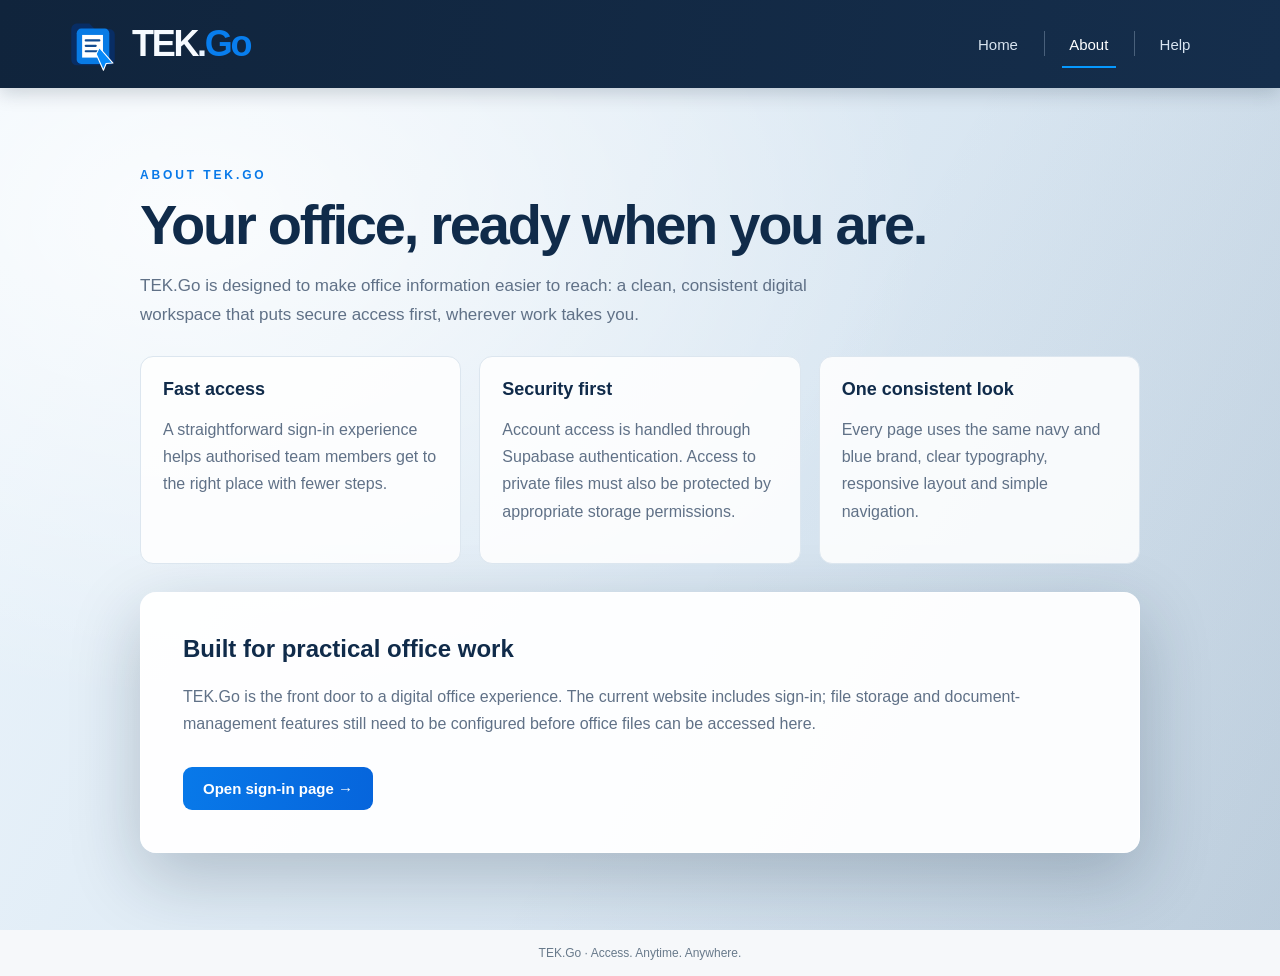
<file: about.html>
<!doctype html>
<html lang="en"><head><meta charset="utf-8"><meta name="viewport" content="width=device-width, initial-scale=1"><meta name="theme-color" content="#10243c"><meta name="description" content="Learn about TEK.Go secure digital office access."><title>About TEK.Go</title><link rel="icon" href="favicon.svg" type="image/svg+xml"><link rel="stylesheet" href="styles.css"></head><body>
<header class="site-header"><a class="brand brand-header" href="index.html" aria-label="TEK.Go home"><svg class="brand-icon" viewBox="0 0 64 64" aria-hidden="true"><path class="folder-back" d="M8 15.5a6 6 0 0 1 6-6h14l6 6h16a6 6 0 0 1 6 6v28a6 6 0 0 1-6 6H14a6 6 0 0 1-6-6z"/><path class="folder-front" d="M14 20a5 5 0 0 1 5-5h26a5 5 0 0 1 5 5v29a5 5 0 0 1-5 5H19a5 5 0 0 1-5-5z"/><path class="paper" d="M20 22h23v25H20z"/><path class="paper-line" d="M24 28h15M24 34h11M24 40h14"/><path class="cursor" d="m39 36 15 17-7.5.6-3 7.4-8-18z"/></svg><span class="brand-name">TEK<span class="brand-dot">.</span><span class="brand-go">Go</span></span></a><nav class="main-nav" aria-label="Main navigation"><a class="nav-link" href="index.html"><span>Home</span></a><a class="nav-link active" href="about.html"><span>About</span></a><a class="nav-link" href="help.html"><span>Help</span></a></nav></header>
<main class="subpage-main"><div class="subpage-wrap"><span class="subpage-kicker">About TEK.Go</span><h1 class="subpage-title">Your office, ready when you are.</h1><p class="subpage-lead">TEK.Go is designed to make office information easier to reach: a clean, consistent digital workspace that puts secure access first, wherever work takes you.</p><div class="subpage-grid"><article class="subpage-tile"><h2>Fast access</h2><p>A straightforward sign-in experience helps authorised team members get to the right place with fewer steps.</p></article><article class="subpage-tile"><h2>Security first</h2><p>Account access is handled through Supabase authentication. Access to private files must also be protected by appropriate storage permissions.</p></article><article class="subpage-tile"><h2>One consistent look</h2><p>Every page uses the same navy and blue brand, clear typography, responsive layout and simple navigation.</p></article></div><section class="subpage-card"><h2>Built for practical office work</h2><p>TEK.Go is the front door to a digital office experience. The current website includes sign-in; file storage and document-management features still need to be configured before office files can be accessed here.</p><a class="subpage-action" href="index.html">Open sign-in page →</a></section></div></main><footer class="page-footer">TEK.Go · Access. Anytime. Anywhere.</footer></body></html>
</file>
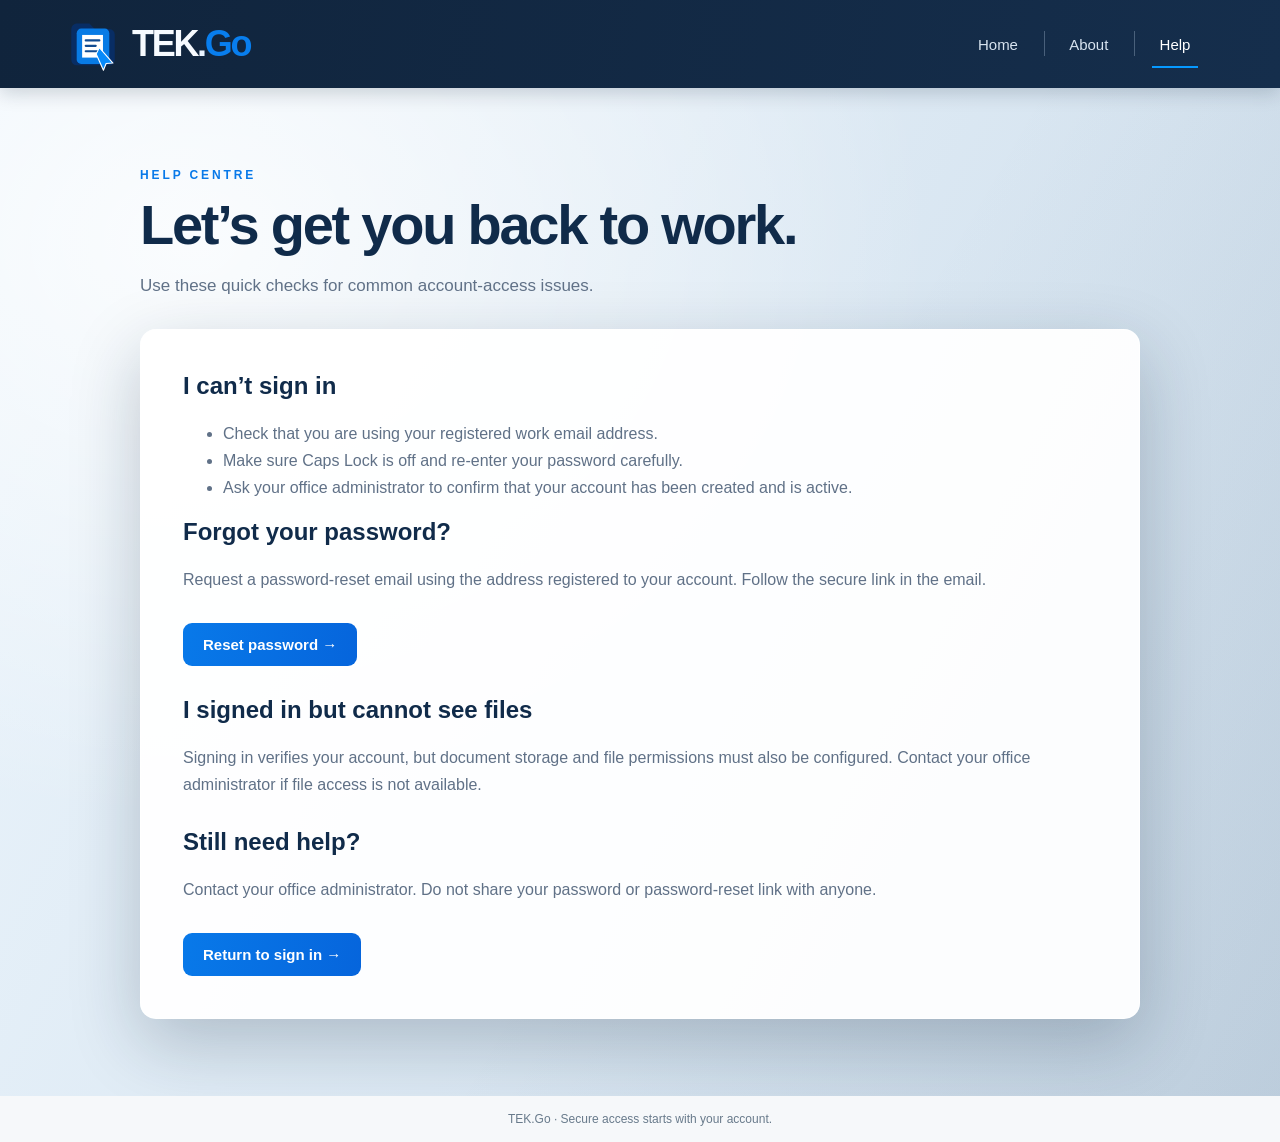
<file: help.html>
<!doctype html>
<html lang="en"><head><meta charset="utf-8"><meta name="viewport" content="width=device-width, initial-scale=1"><meta name="theme-color" content="#10243c"><meta name="description" content="TEK.Go sign-in and account help."><title>Help Centre | TEK.Go</title><link rel="icon" href="favicon.svg" type="image/svg+xml"><link rel="stylesheet" href="styles.css"></head><body>
<header class="site-header"><a class="brand brand-header" href="index.html" aria-label="TEK.Go home"><svg class="brand-icon" viewBox="0 0 64 64" aria-hidden="true"><path class="folder-back" d="M8 15.5a6 6 0 0 1 6-6h14l6 6h16a6 6 0 0 1 6 6v28a6 6 0 0 1-6 6H14a6 6 0 0 1-6-6z"/><path class="folder-front" d="M14 20a5 5 0 0 1 5-5h26a5 5 0 0 1 5 5v29a5 5 0 0 1-5 5H19a5 5 0 0 1-5-5z"/><path class="paper" d="M20 22h23v25H20z"/><path class="paper-line" d="M24 28h15M24 34h11M24 40h14"/><path class="cursor" d="m39 36 15 17-7.5.6-3 7.4-8-18z"/></svg><span class="brand-name">TEK<span class="brand-dot">.</span><span class="brand-go">Go</span></span></a><nav class="main-nav" aria-label="Main navigation"><a class="nav-link" href="index.html"><span>Home</span></a><a class="nav-link" href="about.html"><span>About</span></a><a class="nav-link active" href="help.html"><span>Help</span></a></nav></header>
<main class="subpage-main"><div class="subpage-wrap"><span class="subpage-kicker">Help centre</span><h1 class="subpage-title">Let’s get you back to work.</h1><p class="subpage-lead">Use these quick checks for common account-access issues.</p><section class="subpage-card"><h2>I can’t sign in</h2><ul><li>Check that you are using your registered work email address.</li><li>Make sure Caps Lock is off and re-enter your password carefully.</li><li>Ask your office administrator to confirm that your account has been created and is active.</li></ul><h2>Forgot your password?</h2><p>Request a password-reset email using the address registered to your account. Follow the secure link in the email.</p><a class="subpage-action" href="forgot-password.html">Reset password →</a><h2 style="margin-top:30px">I signed in but cannot see files</h2><p>Signing in verifies your account, but document storage and file permissions must also be configured. Contact your office administrator if file access is not available.</p><h2 style="margin-top:30px">Still need help?</h2><p>Contact your office administrator. Do not share your password or password-reset link with anyone.</p><a class="subpage-action" href="index.html">Return to sign in →</a></section></div></main><footer class="page-footer">TEK.Go · Secure access starts with your account.</footer></body></html>
</file>
<file: styles.css>
:root{--navy:#10243c;--navy-2:#142d4a;--blue:#0879e9;--blue-bright:#0799f4;--ink:#102b4a;--muted:#607187;--white:#fff;--line:#dbe3ec;--shadow:0 24px 70px rgba(14,34,56,.23)}
*{box-sizing:border-box}html{scroll-behavior:smooth}body{margin:0;color:var(--ink);font-family:"DM Sans",Arial,sans-serif;background:#f3f7fa}.site-header{height:88px;background:linear-gradient(100deg,#10243c,#152e4c);display:flex;align-items:center;justify-content:space-between;padding:0 clamp(28px,5vw,78px);position:relative;z-index:5;box-shadow:0 5px 18px rgba(8,27,46,.18)}
.brand{display:inline-flex;align-items:center;text-decoration:none;gap:10px}.brand-icon{width:58px;height:58px;overflow:visible}.folder-back{fill:#082d64}.folder-front{fill:#087be5}.paper{fill:#fff;rx:3}.paper-line{fill:none;stroke:#114b91;stroke-width:2.4;stroke-linecap:round}.cursor{fill:#078afa;stroke:#fff;stroke-width:1.2;stroke-linejoin:round}.brand-name{font-family:Manrope,"DM Sans",sans-serif;font-size:36px;letter-spacing:-2.3px;line-height:1;font-weight:800;color:#f7fbff}.brand-dot{color:#eaf4ff}.brand-go{color:#087eee}.main-nav{height:100%;display:flex;align-items:center;gap:0}.nav-link{color:#d8e4f0;text-decoration:none;height:48px;display:flex;align-items:center;gap:12px;padding:0 clamp(18px,2vw,32px);font-size:15px;position:relative}.nav-link+.nav-link:before{content:"";position:absolute;left:0;top:11px;height:25px;width:1px;background:rgba(199,218,239,.3)}.nav-link svg{width:22px;height:22px;fill:none;stroke:currentColor;stroke-width:1.8;stroke-linecap:round;stroke-linejoin:round}.nav-link.active{color:#fff}.nav-link.active:after{content:"";height:2px;background:#0699ff;position:absolute;left:18px;right:18px;bottom:0}
.hero{min-height:min(790px,calc(100vh - 88px));height:calc(100vh - 88px);max-height:920px;min-height:700px;position:relative;overflow:hidden;display:grid;grid-template-columns:minmax(0,1.15fr) minmax(420px,.85fr);align-items:center;padding:40px clamp(52px,7vw,108px);isolation:isolate;background:linear-gradient(105deg,#dce9f5 0%,#eef4f8 45%,#c9d8e5 100%)}
/* A lightweight CSS office scene keeps the landing page self-contained. */
.office-art{position:absolute;inset:0;z-index:-2;overflow:hidden;background:linear-gradient(180deg,#e8f2fa 0%,#cbdceb 55%,#f7f8f5 70%,#8993a0 100%)}.window-frame{position:absolute;inset:0 0 20% 0;background:linear-gradient(90deg,rgba(255,255,255,.55),rgba(221,237,249,.12) 47%,rgba(22,42,62,.36) 48%,rgba(242,249,254,.2) 50%);border-right:6vw solid rgba(26,45,65,.32)}.window-frame:before{content:"";position:absolute;left:0;right:0;top:72%;height:10px;background:rgba(255,255,255,.55);box-shadow:0 0 25px #fff}.mountains{position:absolute;right:0;top:8%;width:64%;height:46%;filter:blur(3px);opacity:.9;background:linear-gradient(180deg,#cee1f3,#eff5fa)}.mountains:before,.mountains:after{content:"";position:absolute;bottom:0;clip-path:polygon(0 100%,30% 34%,43% 55%,60% 5%,100% 100%);width:75%;height:100%;background:linear-gradient(145deg,#8ca9c8,#6686a8 54%,#a9bed2)}.mountains:after{right:-5%;width:58%;height:80%;background:linear-gradient(130deg,#b3c8da,#829bb4)}.mountains i{position:absolute;left:15%;bottom:0;width:95%;height:40%;background:linear-gradient(180deg,#98b4ca,#c2d4df);clip-path:polygon(0 100%,14% 25%,23% 56%,36% 0,50% 70%,65% 18%,82% 68%,100% 100%)}.cityline{position:absolute;bottom:0;left:0;right:0;height:28%;opacity:.45;background:repeating-linear-gradient(90deg,transparent 0 35px,rgba(95,125,153,.22) 36px 58px,transparent 59px 83px);clip-path:polygon(0 75%,5% 75%,5% 40%,9% 40%,9% 69%,13% 69%,13% 20%,20% 20%,20% 70%,26% 70%,26% 38%,32% 38%,32% 67%,40% 67%,40% 7%,49% 7%,49% 70%,56% 70%,56% 33%,64% 33%,64% 71%,73% 71%,73% 12%,81% 12%,81% 68%,89% 68%,89% 36%,95% 36%,95% 69%,100% 69%,100% 100%,0 100%)}
.hero-shade{position:absolute;inset:0;z-index:-1;background:linear-gradient(90deg,rgba(242,248,252,.65),rgba(242,248,252,.55) 43%,rgba(15,34,54,.1) 70%,rgba(14,34,55,.62));pointer-events:none}.intro{align-self:center;max-width:650px;padding-bottom:25px}.brand-hero{gap:17px}.brand-hero .brand-icon{width:144px;height:144px;filter:drop-shadow(0 9px 15px rgba(0,48,100,.15))}.brand-hero .brand-name{font-size:clamp(62px,7vw,104px);letter-spacing:-7px;color:#102b4b}.brand-hero .brand-dot{color:#102b4b}.brand-hero .brand-go{color:#087de8}.tagline{font-family:Manrope,sans-serif;font-size:clamp(17px,2vw,24px);letter-spacing:.33em;font-weight:500;margin:9px 0 29px 31px;color:#102b4b}.intro-copy{max-width:520px;font-size:18px;line-height:1.7;color:#52657a;margin:0 0 30px 21px}.benefits{display:flex;align-items:flex-start;max-width:630px;margin-left:5px}.benefit{width:25%;display:flex;flex-direction:column;align-items:center;gap:12px;position:relative;text-align:center;color:#122b4b;font-size:12px;font-weight:700;letter-spacing:.12em;line-height:1.45}.benefit+.benefit:before{content:"";position:absolute;left:0;top:22px;height:48px;width:1px;background:rgba(26,52,81,.25)}.benefit-icon{height:60px;width:60px;border-radius:50%;display:grid;place-items:center;background:rgba(255,255,255,.78);border:1px solid rgba(255,255,255,.95);box-shadow:0 3px 12px rgba(27,61,95,.13);color:#0a4d91}.benefit-icon svg{height:30px;width:30px;fill:none;stroke:currentColor;stroke-width:2.3;stroke-linecap:round;stroke-linejoin:round}.bolt{font-size:42px;color:#0877de;font-family:Arial;font-weight:700}.handwritten{position:absolute;left:clamp(40px,5vw,76px);bottom:32px;font-family:cursive;font-style:italic;font-size:22px;line-height:1.1;color:#fff;text-shadow:0 2px 8px rgba(11,31,50,.65);transform:rotate(-7deg)}.handwritten span{height:4px;width:105px;background:#0798ff;display:block;margin:10px 0 0 22px;border-radius:50%;transform:rotate(-7deg)}
.login-card{justify-self:end;width:min(100%,465px);padding:48px 48px 42px;background:rgba(255,255,255,.96);border:1px solid rgba(255,255,255,.85);border-radius:16px;box-shadow:var(--shadow);backdrop-filter:blur(12px);margin-right:0}.login-card h1{font-family:Manrope,sans-serif;font-size:32px;letter-spacing:-1.2px;margin:0 0 5px;color:#102b4a}.login-subtitle{margin:0 0 38px;color:#42546a;font-size:16px}.input-wrap{height:61px;display:flex;align-items:center;gap:16px;padding:0 17px;border:1px solid #d5dee8;border-radius:10px;background:#fff;box-shadow:0 2px 6px rgba(19,44,69,.04);margin:0 0 17px;color:#667b91}.input-wrap:focus-within{border-color:#198cf1;box-shadow:0 0 0 3px rgba(7,126,232,.1)}.input-wrap>svg{width:22px;height:22px;fill:none;stroke:currentColor;stroke-width:1.8;stroke-linecap:round;stroke-linejoin:round;flex:0 0 auto}.input-wrap input{border:0;outline:0;background:transparent;min-width:0;flex:1;font:inherit;font-size:15px;color:#1b3148}.input-wrap input::placeholder{color:#8090a1}.reveal{border:0;background:transparent;color:#667b91;padding:3px;cursor:pointer}.reveal svg{width:22px;height:22px;fill:none;stroke:currentColor;stroke-width:1.8;stroke-linecap:round;stroke-linejoin:round}.form-options{display:flex;justify-content:space-between;align-items:center;font-size:13px;margin:4px 0 35px;color:#53667a}.form-options a{color:#0871d4;text-decoration:none;font-weight:500}.remember{display:flex;align-items:center;gap:9px;cursor:pointer}.remember input{position:absolute;opacity:0}.checkmark{width:19px;height:19px;background:#0879e9;border-radius:4px;position:relative}.remember input:not(:checked)+.checkmark{background:#fff;border:1px solid #a8b5c1}.remember input:checked+.checkmark:after{content:"";position:absolute;left:6px;top:3px;width:5px;height:9px;border:solid #fff;border-width:0 2px 2px 0;transform:rotate(45deg)}.sign-in{width:100%;height:58px;border:0;border-radius:10px;background:linear-gradient(100deg,#0879e9,#0665dc);color:#fff;font:600 16px "DM Sans",sans-serif;display:flex;align-items:center;justify-content:center;gap:15px;cursor:pointer;box-shadow:0 6px 14px rgba(2,104,219,.18);transition:transform .18s,box-shadow .18s}.sign-in:hover{transform:translateY(-1px);box-shadow:0 10px 20px rgba(2,104,219,.25)}.sign-in svg{width:22px;height:22px;fill:none;stroke:currentColor;stroke-width:1.8;stroke-linecap:round;stroke-linejoin:round}.demo-notice{display:none;margin:14px 0 0;padding:10px 12px;border-radius:8px;background:#edf6ff;color:#315776;font-size:12px;line-height:1.5}.demo-notice.visible{display:block}.mobile-brand{display:none}.hero-footer{position:absolute;right:clamp(52px,7vw,108px);bottom:36px;color:#fff;font-size:11px;letter-spacing:.3em;text-shadow:0 2px 6px rgba(10,28,46,.5)}.hero-footer i{display:block;height:3px;width:112px;background:#058cf2;margin:12px auto 0;border-radius:3px}.page-footer{padding:16px 24px;text-align:center;font-size:12px;color:#687a8b;background:#f6f8fa}.sr-only{position:absolute;width:1px;height:1px;padding:0;margin:-1px;overflow:hidden;clip:rect(0,0,0,0);white-space:nowrap;border:0}
@media(max-width:1050px){.hero{grid-template-columns:minmax(0,1fr) minmax(365px,.78fr);padding-left:5vw;padding-right:5vw}.brand-hero .brand-icon{width:100px;height:100px}.brand-hero .brand-name{font-size:76px}.tagline{margin-left:15px;letter-spacing:.24em}.intro-copy{margin-left:10px;font-size:16px}.login-card{padding:38px 34px}.hero-footer{right:5vw}.handwritten{display:none}}
@media(max-width:760px){.site-header{height:70px;padding:0 18px}.brand-header .brand-icon{width:44px;height:44px}.brand-header .brand-name{font-size:28px}.main-nav .nav-link{padding:0 10px;gap:6px;font-size:12px}.nav-link svg{width:17px;height:17px}.nav-link+.nav-link:before{height:20px;top:14px}.nav-link.active:after{left:10px;right:10px}.hero{height:auto;min-height:calc(100vh - 70px);max-height:none;display:flex;flex-direction:column;align-items:stretch;gap:25px;padding:33px 22px 72px;background:linear-gradient(150deg,#e4eef6,#aabed0 50%,#233b54)}.office-art{inset:0;background:linear-gradient(180deg,#e8f2fa 0%,#c8daea 45%,#708598 75%,#172a3e 100%)}.window-frame{inset:0 0 35% 0}.hero-shade{background:linear-gradient(180deg,rgba(242,248,252,.54),rgba(242,248,252,.72) 43%,rgba(13,33,52,.32))}.intro{padding:0;max-width:100%;text-align:center}.brand-hero{display:none}.mobile-brand{display:block;margin-bottom:12px}.mobile-brand .brand-name{font-size:36px;color:#102b4b}.mobile-brand .brand-dot{color:#102b4b}.tagline{font-size:14px;letter-spacing:.22em;margin:4px 0 12px}.intro-copy{font-size:14px;line-height:1.55;margin:0 auto 14px;max-width:430px}.benefits{margin:0 auto;max-width:450px}.benefit{font-size:9px;gap:7px}.benefit-icon{height:43px;width:43px}.benefit-icon svg{height:23px;width:23px}.bolt{font-size:32px}.benefit+.benefit:before{top:14px;height:36px}.login-card{justify-self:auto;align-self:center;width:min(100%,430px);padding:27px 24px 25px;border-radius:14px;margin:0}.login-card h1{font-size:27px}.login-subtitle{font-size:14px;margin-bottom:24px}.input-wrap{height:54px;margin-bottom:13px}.form-options{margin:4px 0 23px;font-size:12px}.sign-in{height:53px}.hero-footer{right:22px;bottom:17px;font-size:8px}.hero-footer i{width:80px;margin-top:7px}.page-footer{font-size:11px}}
@media(max-width:390px){.main-nav .nav-link{padding:0 7px;font-size:11px}.main-nav{margin-left:auto}.site-header{padding:0 12px}.brand-header{gap:5px}.brand-header .brand-icon{width:37px;height:37px}.brand-header .brand-name{font-size:24px}.hero{padding-left:15px;padding-right:15px}.login-card{padding:23px 18px}.benefit{letter-spacing:.07em}.tagline{letter-spacing:.15em}}
@media(prefers-reduced-motion:reduce){*,*::before,*::after{scroll-behavior:auto!important;transition:none!important}}
.sign-out-button{width:100%;height:48px;margin-top:14px;border:1px solid #cad5e1;border-radius:9px;background:#fff;color:#193653;font:600 14px "DM Sans",Arial,sans-serif;cursor:pointer}.sign-out-button:hover{background:#f3f7fb}


/* Shared branded sub-pages */
.page-footer a{color:var(--blue);text-decoration:none}.subpage-main{min-height:calc(100vh - 88px);padding:clamp(32px,6vw,80px) 22px;background:linear-gradient(120deg,rgba(236,245,252,.97),rgba(206,222,236,.94)),linear-gradient(90deg,#dfeaf4,#9bb4ca);position:relative;overflow:hidden}.subpage-main:before{content:"";position:absolute;inset:0;pointer-events:none;background:radial-gradient(ellipse at 15% 15%,rgba(255,255,255,.8),transparent 48%),linear-gradient(120deg,transparent 55%,rgba(16,36,60,.08))}.subpage-wrap{position:relative;max-width:1000px;margin:0 auto}.subpage-kicker{font-size:12px;font-weight:800;letter-spacing:.24em;color:var(--blue);text-transform:uppercase}.subpage-title{font-family:Manrope,Arial,sans-serif;font-size:clamp(34px,5vw,56px);letter-spacing:-.04em;line-height:1.08;color:var(--ink);margin:12px 0 16px}.subpage-lead{font-size:17px;line-height:1.7;color:var(--muted);max-width:690px}.subpage-card{background:rgba(255,255,255,.94);border:1px solid rgba(255,255,255,.9);border-radius:16px;padding:clamp(24px,4vw,42px);box-shadow:var(--shadow);margin-top:28px}.subpage-grid{display:grid;grid-template-columns:repeat(3,minmax(0,1fr));gap:18px;margin-top:26px}.subpage-tile{background:rgba(255,255,255,.86);border:1px solid #dce6ef;border-radius:13px;padding:22px}.subpage-tile h2{font-size:18px;color:var(--ink);margin:0 0 10px}.subpage-tile p,.subpage-card p,.subpage-card li{color:var(--muted);line-height:1.7}.subpage-card h2{color:var(--ink);margin-top:0}.subpage-action{display:inline-flex;align-items:center;justify-content:center;gap:10px;margin-top:14px;padding:13px 20px;background:linear-gradient(100deg,#0879e9,#0665dc);color:#fff;border-radius:9px;text-decoration:none;font-weight:700;border:0;cursor:pointer;font:600 15px Arial,sans-serif}.subpage-form{max-width:510px}.subpage-form label{display:block;font-weight:600;font-size:13px;color:var(--ink);margin:18px 0 7px}.subpage-form input{width:100%;height:52px;padding:0 14px;border:1px solid #d5dee8;border-radius:9px;font:inherit;box-sizing:border-box}.subpage-status{display:none;padding:12px 14px;border-radius:8px;background:#edf6ff;color:#315776;line-height:1.6;font-size:14px}.subpage-status.visible{display:block}.subpage-links{display:flex;gap:18px;flex-wrap:wrap;margin-top:22px}.subpage-links a{color:#0871d4;text-decoration:none;font-weight:600}@media(max-width:760px){.subpage-main{min-height:calc(100vh - 70px)}.subpage-grid{grid-template-columns:1fr}.subpage-lead{font-size:15px}.subpage-card{padding:23px}}

/* Workspace and legal case-management components */
[hidden]{display:none!important}.workspace-main{background:linear-gradient(125deg,#eef5fb,#dce8f3)}.workspace-status{padding:14px 16px;border-radius:10px;margin:22px 0;background:#edf6ff;color:#315776;overflow-wrap:anywhere}.workspace-status.error{background:#fff0eb;color:#8a3e2c}.workspace-status.success{background:#e4f6ef;color:#1d6553}.workspace-toolbar{display:flex;align-items:center;justify-content:space-between;gap:12px;margin:26px 0 14px}.workspace-muted{color:var(--muted);font-size:13px;line-height:1.6}.workspace-stats{display:grid;grid-template-columns:repeat(4,minmax(0,1fr));gap:14px;margin:20px 0}.workspace-stat{padding:20px;background:#fff;border:1px solid #dce6ef;border-radius:13px;box-shadow:0 5px 16px rgba(16,36,60,.05)}.workspace-stat span{display:block;color:var(--muted);font-size:13px}.workspace-stat strong{display:block;color:var(--ink);font-size:30px;margin-top:8px}.workspace-grid{display:grid;grid-template-columns:repeat(2,minmax(0,1fr));gap:20px}.workspace-panel{min-width:0;margin-top:20px}.workspace-panel h2{margin-bottom:8px}.workspace-panel>p{margin-top:0}.subpage-form select,.subpage-form textarea,.event-form input,.event-form select,.workspace-search{width:100%;min-width:0;border:1px solid #d5dee8;border-radius:9px;background:#fff;color:var(--ink);padding:12px 13px;font:inherit}.subpage-form textarea{resize:vertical}.secondary-action{background:#fff!important;color:var(--ink)!important;border:1px solid #d5dee8!important;box-shadow:none!important}.workspace-section-heading{display:flex;align-items:center;justify-content:space-between;gap:20px}.workspace-search{max-width:300px}.case-list{margin-top:14px}.case-row{display:flex;align-items:flex-start;justify-content:space-between;gap:18px;padding:17px 0;border-top:1px solid #e2e9f0}.case-row-main{display:flex;flex-direction:column;gap:6px;min-width:0}.case-row-main strong{overflow-wrap:anywhere;color:var(--ink)}.case-row-main span,.case-row-main small{color:var(--muted);font-size:13px;line-height:1.5}.case-row-main p{margin:4px 0 0;overflow-wrap:anywhere}.case-row-actions{display:flex;gap:12px;flex-wrap:wrap;justify-content:flex-end}.text-action{border:0;background:transparent;color:#0871d4;font:600 13px Arial,sans-serif;cursor:pointer;padding:5px 0}.event-form{display:grid;grid-template-columns:1fr 1.5fr;gap:10px 14px;align-items:center}.event-form label{font-size:13px;color:var(--ink)}.event-form .event-confirm{grid-column:1/-1;display:flex;align-items:center;gap:9px}.event-form .event-confirm input{width:auto}.event-form button{justify-self:start;grid-column:1/-1}.workspace-link{text-align:center;align-content:center;text-decoration:none;box-sizing:border-box;padding-top:13px}.workspace-panel .subpage-action{min-height:45px}.workspace-panel .subpage-form label{margin-top:14px}@media(max-width:760px){.workspace-stats{grid-template-columns:repeat(2,minmax(0,1fr));gap:10px}.workspace-grid{grid-template-columns:1fr;gap:0}.workspace-toolbar,.workspace-section-heading{align-items:flex-start;flex-direction:column}.workspace-search{max-width:none}.case-row{flex-direction:column}.case-row-actions{justify-content:flex-start}.event-form{grid-template-columns:1fr}.event-form .event-confirm,.event-form button{grid-column:1}.workspace-stat{padding:15px}.workspace-stat strong{font-size:26px}}
</file>
